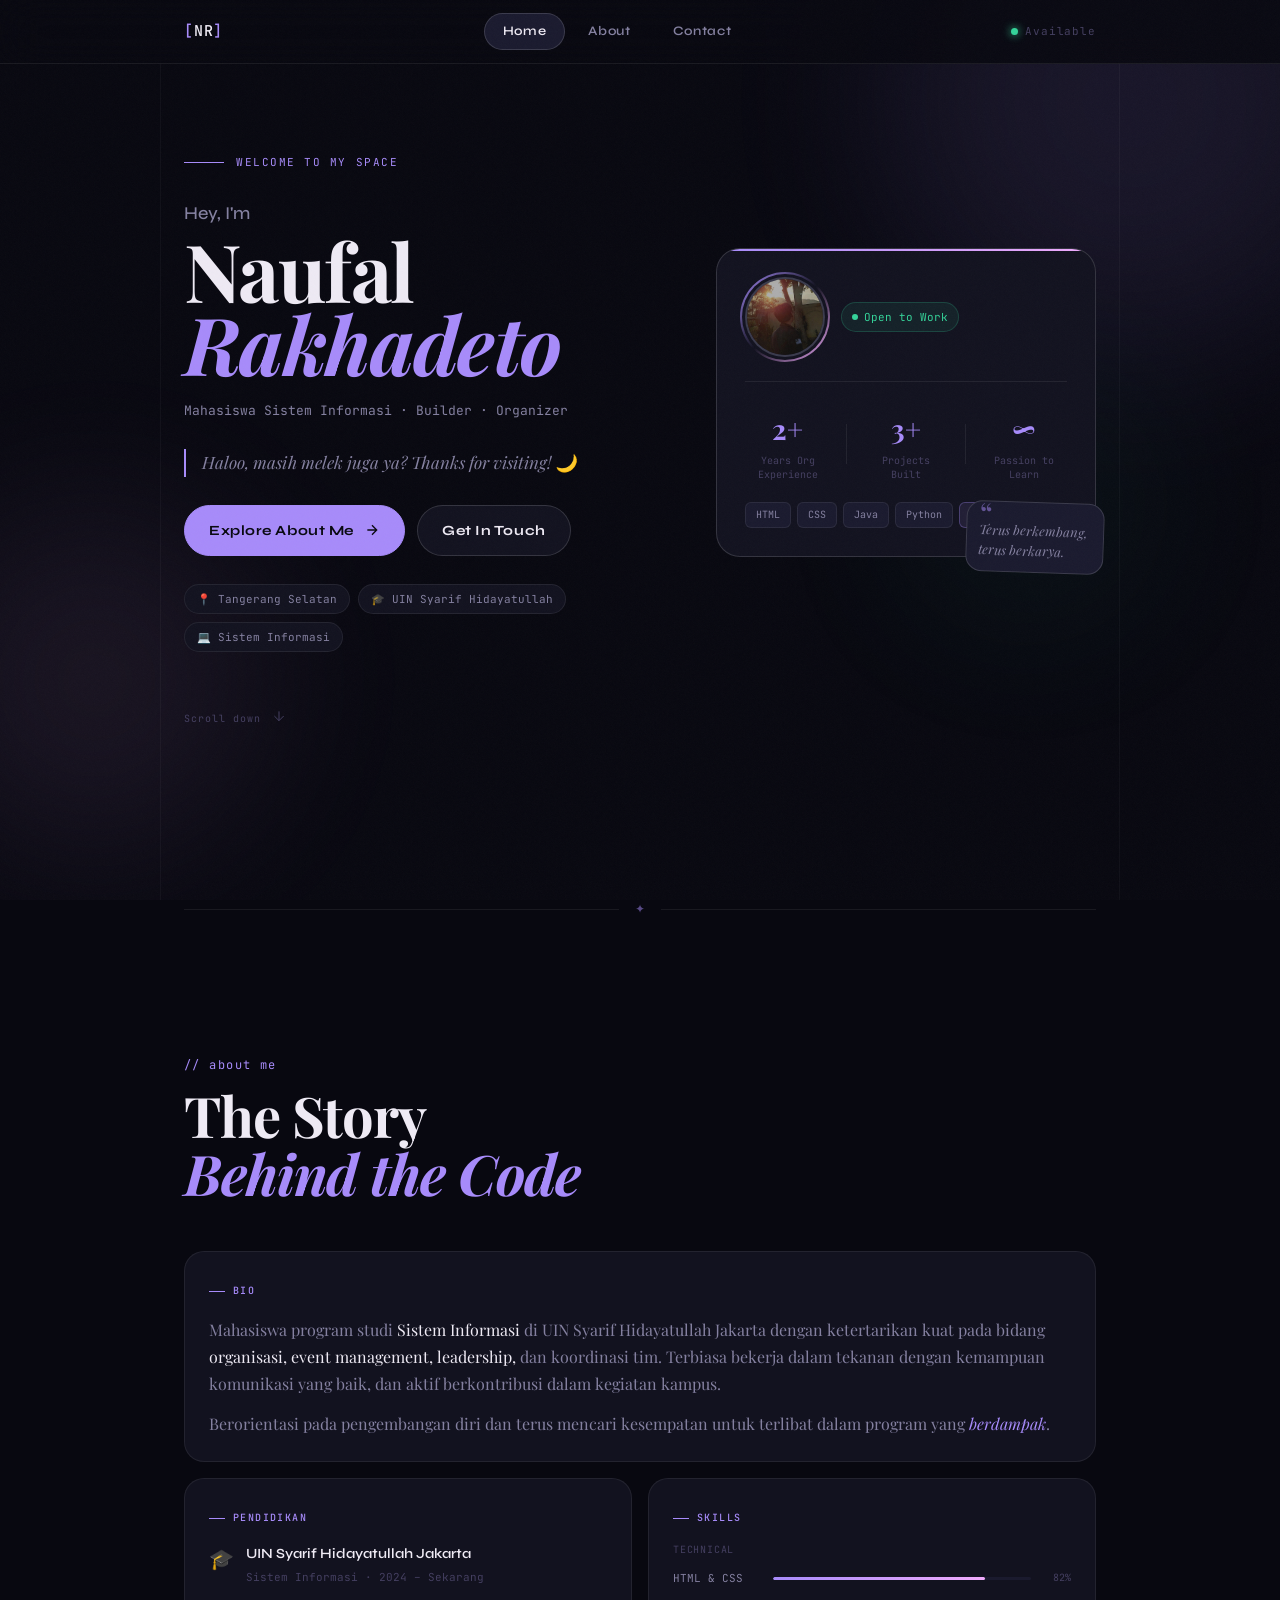
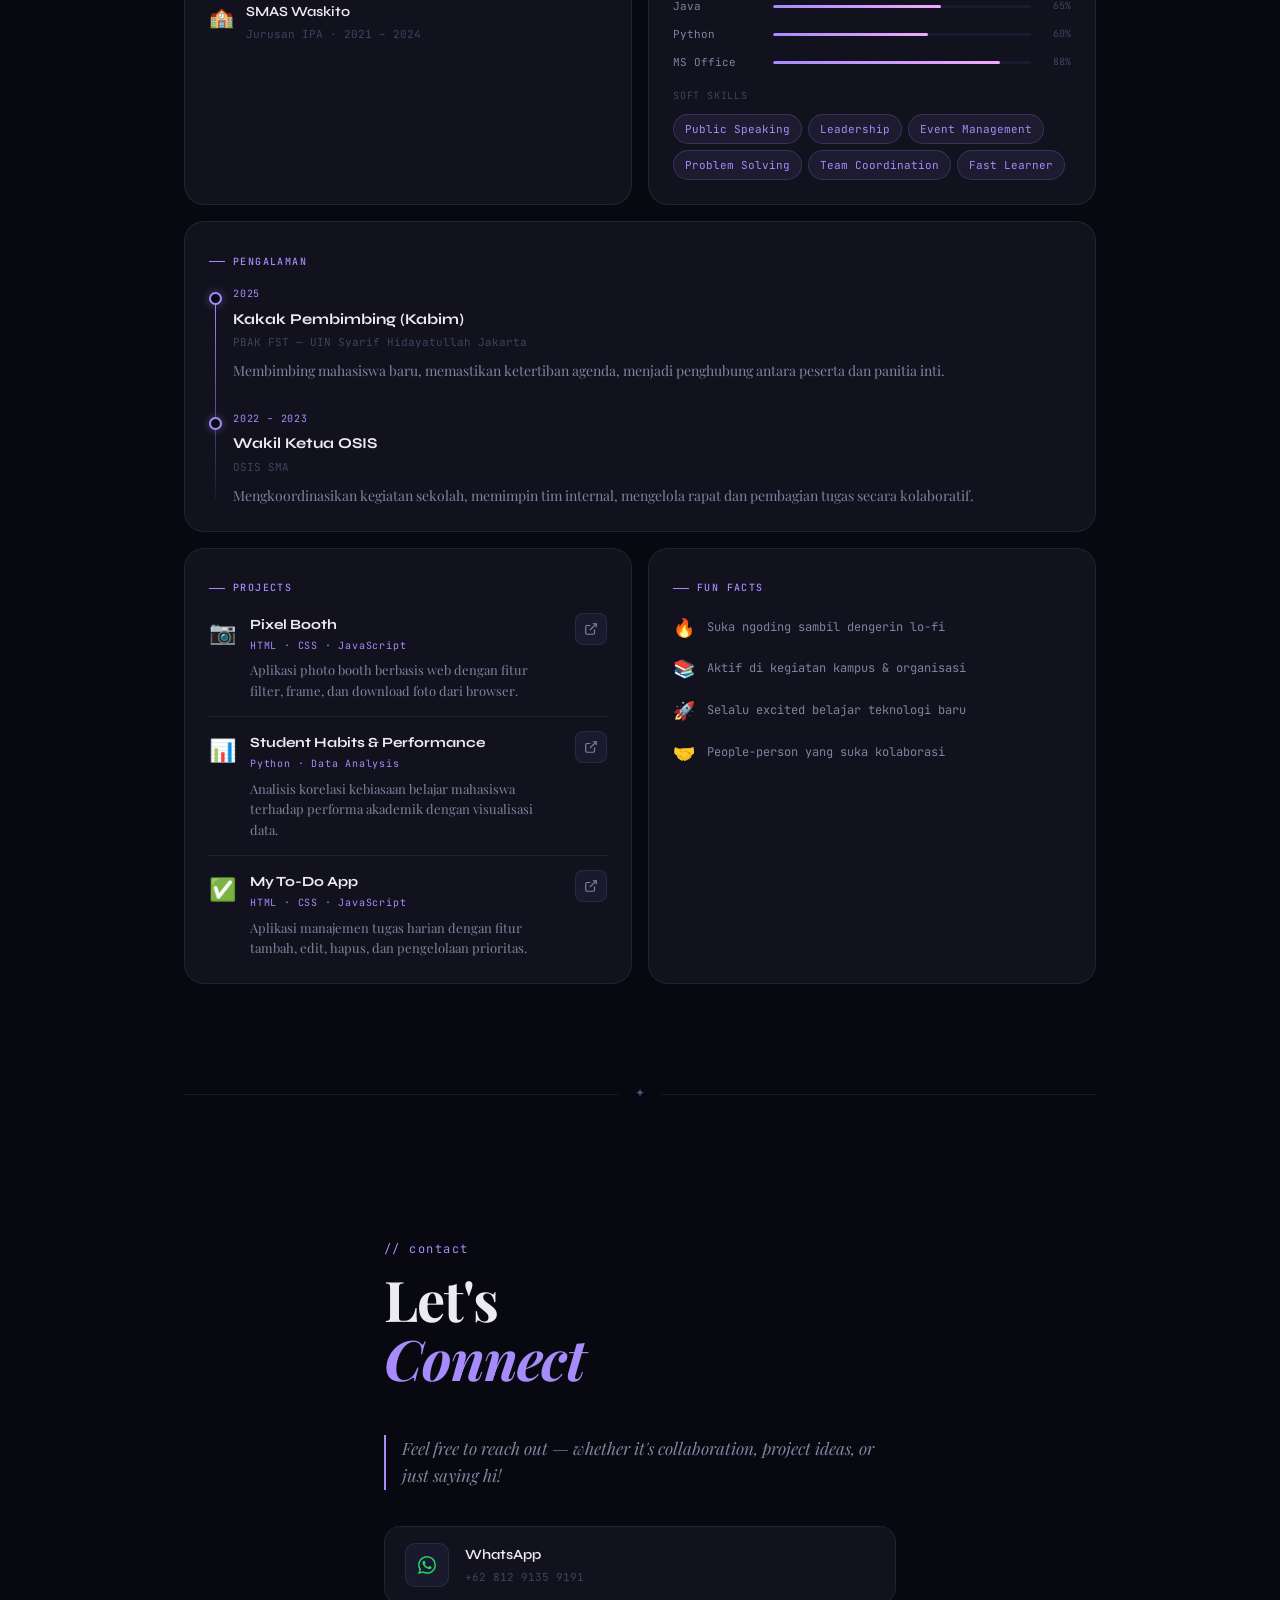
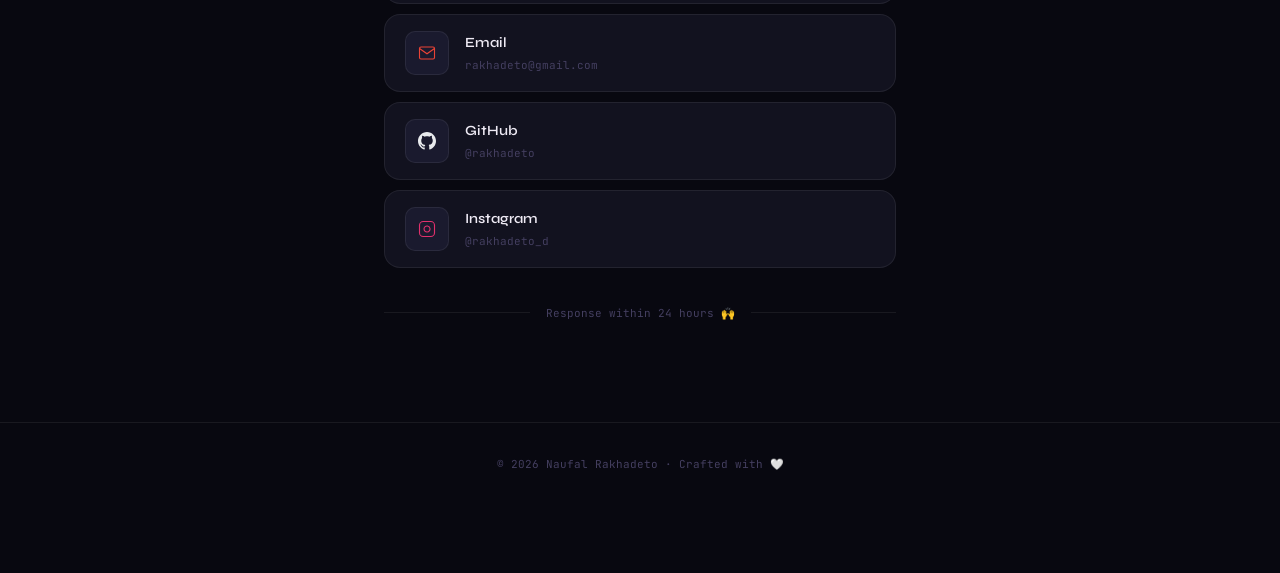
<file: index.html>
<!DOCTYPE html>
<html lang="id">
<head>
  <meta charset="UTF-8"/>
  <meta name="viewport" content="width=device-width, initial-scale=1.0"/>
  <title>Naufal Rakhadeto</title>
  <link rel="preconnect" href="https://fonts.googleapis.com">
  <link rel="preconnect" href="https://fonts.gstatic.com" crossorigin>
  <link href="https://fonts.googleapis.com/css2?family=Playfair+Display:ital,wght@0,400;0,700;1,400;1,700&family=Syne:wght@400;500;600;700;800&family=JetBrains+Mono:wght@300;400;500&display=swap" rel="stylesheet">
  <link rel="stylesheet" href="style.css">
</head>
<body>

  <div class="noise"></div>
  <div class="ambient">
    <div class="blob blob-1"></div>
    <div class="blob blob-2"></div>
    <div class="blob blob-3"></div>
  </div>
  <div class="grid-lines">
    <div class="vline vl-1"></div>
    <div class="vline vl-2"></div>
  </div>

  <!-- NAV -->
  <nav class="navbar">
    <div class="nav-inner">
      <div class="nav-logo"><span class="logo-bracket">[</span>NR<span class="logo-bracket">]</span></div>
      <div class="nav-tabs">
        <button class="tab-btn active" data-target="home">Home</button>
        <button class="tab-btn" data-target="about">About</button>
        <button class="tab-btn" data-target="contact">Contact</button>
      </div>
      <div class="nav-indicator">
        <span class="ind-dot"></span>
        <span class="ind-text" id="nav-status">Available</span>
      </div>
    </div>
  </nav>

  <!-- ===== HOME ===== -->
  <section class="section" id="home">
    <div class="home-layout">

      <div class="home-left">
        <div class="home-eyebrow reveal">
          <span class="eyebrow-line"></span>
          <span class="eyebrow-text">Welcome to my space</span>
        </div>
        <h1 class="home-headline reveal">
          <span class="hl-top">Hey, I'm</span>
          <span class="hl-name">Naufal<br><em>Rakhadeto</em></span>
        </h1>
        <p class="home-sub reveal">Mahasiswa Sistem Informasi &middot; Builder &middot; Organizer</p>
        <p class="home-greeting reveal" id="dynamic-greeting"></p>
        <div class="home-cta reveal">
          <button class="cta-primary" data-target="about">
            <span>Explore About Me</span>
            <svg width="16" height="16" viewBox="0 0 24 24" fill="none" stroke="currentColor" stroke-width="2"><path d="M5 12h14M12 5l7 7-7 7"/></svg>
          </button>
          <button class="cta-secondary" data-target="contact">
            <span>Get In Touch</span>
          </button>
        </div>
        <div class="home-chips reveal">
          <span class="chip">&#128205; Tangerang Selatan</span>
          <span class="chip">&#127891; UIN Syarif Hidayatullah</span>
          <span class="chip">&#128187; Sistem Informasi</span>
        </div>
      </div>

      <div class="home-right reveal">
        <div class="hero-card">
          <div class="hc-top">
            <div class="hc-photo-wrap">
              <div class="hc-ring"></div>
              <div class="hc-photo">
                <img src="foto-naufal.jpeg" alt="Naufal Rakhadeto" onerror="this.style.display='none';this.parentElement.querySelector('.hc-fallback').style.display='flex'">
                <div class="hc-fallback">NR</div>
              </div>
            </div>
            <div class="hc-badge">
              <span class="hc-badge-dot"></span>Open to Work
            </div>
          </div>
          <div class="hc-stats">
            <div class="stat-item">
              <span class="stat-num">2+</span>
              <span class="stat-label">Years Org<br>Experience</span>
            </div>
            <div class="stat-divider"></div>
            <div class="stat-item">
              <span class="stat-num">3+</span>
              <span class="stat-label">Projects<br>Built</span>
            </div>
            <div class="stat-divider"></div>
            <div class="stat-item">
              <span class="stat-num">&#8734;</span>
              <span class="stat-label">Passion to<br>Learn</span>
            </div>
          </div>
          <div class="hc-tags">
            <span class="sp-tag">HTML</span>
            <span class="sp-tag">CSS</span>
            <span class="sp-tag">Java</span>
            <span class="sp-tag">Python</span>
            <span class="sp-tag accent-tag">+ more</span>
          </div>
        </div>
        <div class="float-quote">
          <span class="fq-mark">&ldquo;</span>
          <p>Terus berkembang,<br>terus berkarya.</p>
        </div>
      </div>

    </div>
    <div class="scroll-hint reveal">
      <span class="sh-text">Scroll down</span>
      <div class="sh-arrow">
        <svg width="16" height="16" viewBox="0 0 24 24" fill="none" stroke="currentColor" stroke-width="1.5"><path d="M12 5v14M5 12l7 7 7-7"/></svg>
      </div>
    </div>
  </section>

  <div class="sec-divider"><span class="sd-line"></span><span class="sd-dot">&#10022;</span><span class="sd-line"></span></div>

  <!-- ===== ABOUT ===== -->
  <section class="section" id="about">
    <div class="page-wrap">
      <div class="sec-header reveal">
        <p class="sec-label">// about me</p>
        <h2 class="sec-title">The Story<br><em>Behind the Code</em></h2>
      </div>

      <div class="about-grid">

        <div class="acard span2 reveal">
          <div class="acard-label">Bio</div>
          <p class="bio-text">Mahasiswa program studi <strong>Sistem Informasi</strong> di UIN Syarif Hidayatullah Jakarta dengan ketertarikan kuat pada bidang <strong>organisasi, event management, leadership,</strong> dan koordinasi tim. Terbiasa bekerja dalam tekanan dengan kemampuan komunikasi yang baik, dan aktif berkontribusi dalam kegiatan kampus.</p>
          <p class="bio-text" style="margin-top:12px">Berorientasi pada pengembangan diri dan terus mencari kesempatan untuk terlibat dalam program yang <em>berdampak</em>.</p>
        </div>

        <div class="acard reveal">
          <div class="acard-label">Pendidikan</div>
          <div class="edu-row">
            <span class="edu-ico">&#127891;</span>
            <div>
              <span class="edu-name">UIN Syarif Hidayatullah Jakarta</span>
              <span class="edu-sub">Sistem Informasi &middot; 2024 &ndash; Sekarang</span>
            </div>
          </div>
          <div class="edu-row">
            <span class="edu-ico">&#127979;</span>
            <div>
              <span class="edu-name">SMAS Waskito</span>
              <span class="edu-sub">Jurusan IPA &middot; 2021 &ndash; 2024</span>
            </div>
          </div>
        </div>

        <div class="acard reveal">
          <div class="acard-label">Skills</div>
          <span class="skill-group-label">Technical</span>
          <div class="skill-bars">
            <div class="skill-row"><span class="skill-name">HTML &amp; CSS</span><div class="skill-track"><div class="skill-fill" data-pct="82"></div></div><span class="skill-pct">82%</span></div>
            <div class="skill-row"><span class="skill-name">Java</span><div class="skill-track"><div class="skill-fill" data-pct="65"></div></div><span class="skill-pct">65%</span></div>
            <div class="skill-row"><span class="skill-name">Python</span><div class="skill-track"><div class="skill-fill" data-pct="60"></div></div><span class="skill-pct">60%</span></div>
            <div class="skill-row"><span class="skill-name">MS Office</span><div class="skill-track"><div class="skill-fill" data-pct="88"></div></div><span class="skill-pct">88%</span></div>
          </div>
          <span class="skill-group-label" style="margin-top:16px">Soft Skills</span>
          <div class="soft-tags">
            <span class="soft-tag">Public Speaking</span>
            <span class="soft-tag">Leadership</span>
            <span class="soft-tag">Event Management</span>
            <span class="soft-tag">Problem Solving</span>
            <span class="soft-tag">Team Coordination</span>
            <span class="soft-tag">Fast Learner</span>
          </div>
        </div>

        <div class="acard span2 reveal">
          <div class="acard-label">Pengalaman</div>
          <div class="timeline">
            <div class="tl-item">
              <div class="tl-dot"></div>
              <div class="tl-body">
                <span class="tl-date">2025</span>
                <span class="tl-role">Kakak Pembimbing (Kabim)</span>
                <span class="tl-org">PBAK FST &mdash; UIN Syarif Hidayatullah Jakarta</span>
                <p class="tl-desc">Membimbing mahasiswa baru, memastikan ketertiban agenda, menjadi penghubung antara peserta dan panitia inti.</p>
              </div>
            </div>
            <div class="tl-item">
              <div class="tl-dot"></div>
              <div class="tl-body">
                <span class="tl-date">2022 &ndash; 2023</span>
                <span class="tl-role">Wakil Ketua OSIS</span>
                <span class="tl-org">OSIS SMA</span>
                <p class="tl-desc">Mengkoordinasikan kegiatan sekolah, memimpin tim internal, mengelola rapat dan pembagian tugas secara kolaboratif.</p>
              </div>
            </div>
          </div>
        </div>

        <div class="acard reveal">
          <div class="acard-label">Projects</div>
          <div class="proj-list">
            <div class="proj-row">
              <span class="proj-ico">&#128247;</span>
              <div class="proj-body">
                <span class="proj-name">Pixel Booth</span>
                <span class="proj-tech">HTML &middot; CSS &middot; JavaScript</span>
                <p class="proj-desc">Aplikasi photo booth berbasis web dengan fitur filter, frame, dan download foto dari browser.</p>
              </div>
              <a href="https://github.com/rakhadeto" target="_blank" class="proj-link">
                <svg width="14" height="14" viewBox="0 0 24 24" fill="none" stroke="currentColor" stroke-width="2"><path d="M18 13v6a2 2 0 01-2 2H5a2 2 0 01-2-2V8a2 2 0 012-2h6"/><polyline points="15 3 21 3 21 9"/><line x1="10" y1="14" x2="21" y2="3"/></svg>
              </a>
            </div>
            <div class="proj-row">
              <span class="proj-ico">&#128202;</span>
              <div class="proj-body">
                <span class="proj-name">Student Habits &amp; Performance</span>
                <span class="proj-tech">Python &middot; Data Analysis</span>
                <p class="proj-desc">Analisis korelasi kebiasaan belajar mahasiswa terhadap performa akademik dengan visualisasi data.</p>
              </div>
              <a href="https://github.com/rakhadeto" target="_blank" class="proj-link">
                <svg width="14" height="14" viewBox="0 0 24 24" fill="none" stroke="currentColor" stroke-width="2"><path d="M18 13v6a2 2 0 01-2 2H5a2 2 0 01-2-2V8a2 2 0 012-2h6"/><polyline points="15 3 21 3 21 9"/><line x1="10" y1="14" x2="21" y2="3"/></svg>
              </a>
            </div>
            <div class="proj-row">
              <span class="proj-ico">&#9989;</span>
              <div class="proj-body">
                <span class="proj-name">My To-Do App</span>
                <span class="proj-tech">HTML &middot; CSS &middot; JavaScript</span>
                <p class="proj-desc">Aplikasi manajemen tugas harian dengan fitur tambah, edit, hapus, dan pengelolaan prioritas.</p>
              </div>
              <a href="https://github.com/rakhadeto" target="_blank" class="proj-link">
                <svg width="14" height="14" viewBox="0 0 24 24" fill="none" stroke="currentColor" stroke-width="2"><path d="M18 13v6a2 2 0 01-2 2H5a2 2 0 01-2-2V8a2 2 0 012-2h6"/><polyline points="15 3 21 3 21 9"/><line x1="10" y1="14" x2="21" y2="3"/></svg>
              </a>
            </div>
          </div>
        </div>

        <div class="acard reveal">
          <div class="acard-label">Fun Facts</div>
          <div class="fun-list">
            <div class="fun-row"><span>&#128293;</span><span>Suka ngoding sambil dengerin lo-fi</span></div>
            <div class="fun-row"><span>&#128218;</span><span>Aktif di kegiatan kampus &amp; organisasi</span></div>
            <div class="fun-row"><span>&#128640;</span><span>Selalu excited belajar teknologi baru</span></div>
            <div class="fun-row"><span>&#129309;</span><span>People-person yang suka kolaborasi</span></div>
          </div>
        </div>

      </div>
    </div>
  </section>

  <div class="sec-divider"><span class="sd-line"></span><span class="sd-dot">&#10022;</span><span class="sd-line"></span></div>

  <!-- ===== CONTACT ===== -->
  <section class="section" id="contact">
    <div class="page-wrap contact-wrap">
      <div class="sec-header reveal">
        <p class="sec-label">// contact</p>
        <h2 class="sec-title">Let's<br><em>Connect</em></h2>
      </div>
      <p class="contact-intro reveal">Feel free to reach out &mdash; whether it's collaboration, project ideas, or just saying hi!</p>

      <div class="links-grid">
        <a href="https://wa.me/6281291359191" target="_blank" rel="noopener" class="link-card reveal" data-platform="whatsapp">
          <div class="link-icon">
            <svg viewBox="0 0 24 24" fill="currentColor"><path d="M17.472 14.382c-.297-.149-1.758-.867-2.03-.967-.273-.099-.471-.148-.67.15-.197.297-.767.966-.94 1.164-.173.199-.347.223-.644.075-.297-.15-1.255-.463-2.39-1.475-.883-.788-1.48-1.761-1.653-2.059-.173-.297-.018-.458.13-.606.134-.133.298-.347.446-.52.149-.174.198-.298.298-.497.099-.198.05-.371-.025-.52-.075-.149-.669-1.612-.916-2.207-.242-.579-.487-.5-.669-.51-.173-.008-.371-.01-.57-.01-.198 0-.52.074-.792.372-.272.297-1.04 1.016-1.04 2.479 0 1.462 1.065 2.875 1.213 3.074.149.198 2.096 3.2 5.077 4.487.709.306 1.262.489 1.694.625.712.227 1.36.195 1.871.118.571-.085 1.758-.719 2.006-1.413.248-.694.248-1.289.173-1.413-.074-.124-.272-.198-.57-.347m-5.421 7.403h-.004a9.87 9.87 0 01-5.031-1.378l-.361-.214-3.741.982.998-3.648-.235-.374a9.86 9.86 0 01-1.51-5.26c.001-5.45 4.436-9.884 9.888-9.884 2.64 0 5.122 1.03 6.988 2.898a9.825 9.825 0 012.893 6.994c-.003 5.45-4.437 9.884-9.885 9.884m8.413-18.297A11.815 11.815 0 0012.05 0C5.495 0 .16 5.335.157 11.892c0 2.096.547 4.142 1.588 5.945L.057 24l6.305-1.654a11.882 11.882 0 005.683 1.448h.005c6.554 0 11.89-5.335 11.893-11.893a11.821 11.821 0 00-3.48-8.413z"/></svg>
          </div>
          <div class="link-info">
            <span class="link-name">WhatsApp</span>
            <span class="link-sub">+62 812 9135 9191</span>
          </div>
          <div class="link-arrow">
            <svg width="16" height="16" viewBox="0 0 24 24" fill="none" stroke="currentColor" stroke-width="1.5"><path d="M5 12h14M12 5l7 7-7 7"/></svg>
          </div>
        </a>

        <a href="mailto:rakhadeto@gmail.com" rel="noopener" class="link-card reveal" data-platform="email">
          <div class="link-icon">
            <svg viewBox="0 0 24 24" fill="none" stroke="currentColor" stroke-width="1.5"><path d="M4 4h16c1.1 0 2 .9 2 2v12c0 1.1-.9 2-2 2H4c-1.1 0-2-.9-2-2V6c0-1.1.9-2 2-2z"/><polyline points="22,6 12,13 2,6"/></svg>
          </div>
          <div class="link-info">
            <span class="link-name">Email</span>
            <span class="link-sub">rakhadeto@gmail.com</span>
          </div>
          <div class="link-arrow">
            <svg width="16" height="16" viewBox="0 0 24 24" fill="none" stroke="currentColor" stroke-width="1.5"><path d="M5 12h14M12 5l7 7-7 7"/></svg>
          </div>
        </a>

        <a href="https://github.com/rakhadeto" target="_blank" rel="noopener" class="link-card reveal" data-platform="github">
          <div class="link-icon">
            <svg viewBox="0 0 24 24" fill="currentColor"><path d="M12 0c-6.626 0-12 5.373-12 12 0 5.302 3.438 9.8 8.207 11.387.599.111.793-.261.793-.577v-2.234c-3.338.726-4.033-1.416-4.033-1.416-.546-1.387-1.333-1.756-1.333-1.756-1.089-.745.083-.729.083-.729 1.205.084 1.839 1.237 1.839 1.237 1.07 1.834 2.807 1.304 3.492.997.107-.775.418-1.305.762-1.604-2.665-.305-5.467-1.334-5.467-5.931 0-1.311.469-2.381 1.236-3.221-.124-.303-.535-1.524.117-3.176 0 0 1.008-.322 3.301 1.23.957-.266 1.983-.399 3.003-.404 1.02.005 2.047.138 3.006.404 2.291-1.552 3.297-1.23 3.297-1.23.653 1.653.242 2.874.118 3.176.77.84 1.235 1.911 1.235 3.221 0 4.609-2.807 5.624-5.479 5.921.43.372.823 1.102.823 2.222v3.293c0 .319.192.694.801.576 4.765-1.589 8.199-6.086 8.199-11.386 0-6.627-5.373-12-12-12z"/></svg>
          </div>
          <div class="link-info">
            <span class="link-name">GitHub</span>
            <span class="link-sub">@rakhadeto</span>
          </div>
          <div class="link-arrow">
            <svg width="16" height="16" viewBox="0 0 24 24" fill="none" stroke="currentColor" stroke-width="1.5"><path d="M5 12h14M12 5l7 7-7 7"/></svg>
          </div>
        </a>

        <a href="https://instagram.com/rakhadeto_d" target="_blank" rel="noopener" class="link-card reveal" data-platform="instagram">
          <div class="link-icon">
            <svg viewBox="0 0 24 24" fill="none" stroke="currentColor" stroke-width="1.5"><rect x="2" y="2" width="20" height="20" rx="5" ry="5"/><path d="M16 11.37A4 4 0 1 1 12.63 8 4 4 0 0 1 16 11.37z"/><line x1="17.5" y1="6.5" x2="17.51" y2="6.5"/></svg>
          </div>
          <div class="link-info">
            <span class="link-name">Instagram</span>
            <span class="link-sub">@rakhadeto_d</span>
          </div>
          <div class="link-arrow">
            <svg width="16" height="16" viewBox="0 0 24 24" fill="none" stroke="currentColor" stroke-width="1.5"><path d="M5 12h14M12 5l7 7-7 7"/></svg>
          </div>
        </a>
      </div>

      <div class="contact-note reveal">
        <span class="cn-line"></span>
        <span class="cn-text">Response within 24 hours &#128588;</span>
        <span class="cn-line"></span>
      </div>
    </div>
  </section>

  <!-- BOTTOM NAV mobile -->
  <div class="bottom-nav">
    <button class="bn-btn active" data-target="home">
      <svg width="20" height="20" viewBox="0 0 24 24" fill="none" stroke="currentColor" stroke-width="1.8"><path d="M3 9l9-7 9 7v11a2 2 0 01-2 2H5a2 2 0 01-2-2z"/><polyline points="9 22 9 12 15 12 15 22"/></svg>
      <span>Home</span>
    </button>
    <button class="bn-btn" data-target="about">
      <svg width="20" height="20" viewBox="0 0 24 24" fill="none" stroke="currentColor" stroke-width="1.8"><circle cx="12" cy="8" r="4"/><path d="M4 20c0-4 3.6-7 8-7s8 3 8 7"/></svg>
      <span>About</span>
    </button>
    <button class="bn-btn" data-target="contact">
      <svg width="20" height="20" viewBox="0 0 24 24" fill="none" stroke="currentColor" stroke-width="1.8"><path d="M22 16.92v3a2 2 0 01-2.18 2 19.79 19.79 0 01-8.63-3.07A19.5 19.5 0 013.07 10.8 19.79 19.79 0 01.01 2.18 2 2 0 012 0h3a2 2 0 012 1.72c.127.96.361 1.903.7 2.81a2 2 0 01-.45 2.11L6.09 7.91a16 16 0 006 6l1.27-1.27a2 2 0 012.11-.45c.907.339 1.85.573 2.81.7A2 2 0 0122 14.92z"/></svg>
      <span>Contact</span>
    </button>
  </div>

  <footer class="site-footer">
    <p>&#169; <span id="year"></span> Naufal Rakhadeto &middot; Crafted with &#x1F90D;</p>
  </footer>

  <script src="script.js"></script>
</body>
</html>
</file>
<file: style.css>
/* =============================================
   NAUFAL RAKHADETO — style.css
   ============================================= */
:root {
  --bg: #080810;
  --bg2: #0e0e1a;
  --surface: #12121f;
  --surface2: #1a1a2e;
  --border: rgba(255,255,255,0.07);
  --border2: rgba(255,255,255,0.14);
  --text-1: #eeeaf4;
  --text-2: #8480a0;
  --text-3: #443f60;
  --accent: #a78bfa;
  --accent2: #f0abfc;
  --accent3: #34d399;
  --wa: #25d366;
  --em: #ea4335;
  --gh: #e8eaed;
  --ig: #e1306c;
  --fd: 'Playfair Display', serif;
  --fs: 'Syne', sans-serif;
  --fm: 'JetBrains Mono', monospace;
  --nav-h: 64px;
  --bnav-h: 68px;
  --max-w: 960px;
  --ease: cubic-bezier(0.25, 0.46, 0.45, 0.94);
}

*, *::before, *::after { box-sizing: border-box; margin: 0; padding: 0; }
html { scroll-behavior: smooth; }
body {
  background: var(--bg);
  color: var(--text-1);
  font-family: var(--fm);
  font-size: 14px;
  line-height: 1.65;
  min-height: 100vh;
  overflow-x: hidden;
  -webkit-font-smoothing: antialiased;
  padding-bottom: var(--bnav-h);
}
a { text-decoration: none; color: inherit; }
button { border: none; background: none; cursor: pointer; color: inherit; font: inherit; }

/* noise */
.noise {
  position: fixed; inset: 0; z-index: 200; pointer-events: none; opacity: 0.03;
  background-image: url("data:image/svg+xml,%3Csvg viewBox='0 0 256 256' xmlns='http://www.w3.org/2000/svg'%3E%3Cfilter id='n'%3E%3CfeTurbulence type='fractalNoise' baseFrequency='0.9' numOctaves='4' stitchTiles='stitch'/%3E%3C/filter%3E%3Crect width='100%25' height='100%25' filter='url(%23n)'/%3E%3C/svg%3E");
  background-size: 128px;
}

/* blobs */
.ambient { position: fixed; inset: 0; pointer-events: none; overflow: hidden; z-index: 0; }
.blob { position: absolute; border-radius: 50%; filter: blur(90px); }
.blob-1 { width: 500px; height: 500px; background: var(--accent); opacity: .10; top: -150px; right: -100px; animation: bd1 14s ease-in-out infinite alternate; }
.blob-2 { width: 350px; height: 350px; background: var(--accent2); opacity: .08; bottom: 5%; left: -80px; animation: bd2 18s ease-in-out infinite alternate; }
.blob-3 { width: 250px; height: 250px; background: var(--accent3); opacity: .06; bottom: 30%; right: 10%; animation: bd1 22s ease-in-out infinite alternate-reverse; }
@keyframes bd1 { from { transform: translate(0,0) scale(1); } to { transform: translate(40px,30px) scale(1.1); } }
@keyframes bd2 { from { transform: translate(0,0) scale(1); } to { transform: translate(-30px,40px) scale(1.08); } }

/* grid lines */
.grid-lines { position: fixed; inset: 0; pointer-events: none; z-index: 0; }
.vline { position: absolute; top: 0; bottom: 0; width: 1px; background: var(--border); opacity: .5; }
.vl-1 { left: calc(50% - 480px); } .vl-2 { right: calc(50% - 480px); }

/* ── NAV ── */
.navbar {
  position: fixed; top: 0; left: 0; right: 0; z-index: 100;
  height: var(--nav-h);
  background: rgba(8,8,16,.88);
  backdrop-filter: blur(20px); -webkit-backdrop-filter: blur(20px);
  border-bottom: 1px solid var(--border);
}
.nav-inner {
  max-width: var(--max-w); margin: 0 auto; height: 100%;
  padding: 0 24px; display: flex; align-items: center; justify-content: space-between;
}
.nav-logo { font-family: var(--fm); font-size: 15px; font-weight: 500; letter-spacing: .05em; }
.logo-bracket { color: var(--accent); }
.nav-tabs { display: flex; gap: 4px; }
.tab-btn {
  font-family: var(--fs); font-size: 13px; font-weight: 600; letter-spacing: .05em;
  padding: 7px 18px; border-radius: 40px; color: var(--text-2);
  transition: all .3s var(--ease); border: 1px solid transparent; cursor: pointer;
}
.tab-btn:hover { color: var(--text-1); }
.tab-btn.active { background: var(--surface2); color: var(--text-1); border-color: var(--border2); }
.nav-indicator { display: flex; align-items: center; gap: 7px; }
.ind-dot {
  width: 7px; height: 7px; border-radius: 50%;
  background: var(--accent3); box-shadow: 0 0 8px var(--accent3);
  animation: pdot 2.2s ease-in-out infinite;
}
@keyframes pdot { 0%,100% { box-shadow: 0 0 6px var(--accent3); } 50% { box-shadow: 0 0 16px var(--accent3); } }
.ind-text { font-family: var(--fm); font-size: 11px; color: var(--text-3); letter-spacing: .08em; }

/* ── SECTIONS ── */
.section { position: relative; z-index: 1; padding-top: var(--nav-h); }

/* ── SCROLL REVEAL ── */
.reveal {
  opacity: 0;
  transform: translateY(28px);
  transition: opacity .7s var(--ease), transform .7s var(--ease);
}
.reveal.visible { opacity: 1; transform: translateY(0); }

/* stagger cards in about grid */
.about-grid > .reveal:nth-child(1) { transition-delay: .05s; }
.about-grid > .reveal:nth-child(2) { transition-delay: .13s; }
.about-grid > .reveal:nth-child(3) { transition-delay: .21s; }
.about-grid > .reveal:nth-child(4) { transition-delay: .29s; }
.about-grid > .reveal:nth-child(5) { transition-delay: .37s; }
.about-grid > .reveal:nth-child(6) { transition-delay: .45s; }
.links-grid > .reveal:nth-child(1) { transition-delay: .05s; }
.links-grid > .reveal:nth-child(2) { transition-delay: .13s; }
.links-grid > .reveal:nth-child(3) { transition-delay: .21s; }
.links-grid > .reveal:nth-child(4) { transition-delay: .29s; }

/* ── SEC DIVIDER ── */
.sec-divider {
  display: flex; align-items: center; gap: 16px;
  max-width: var(--max-w); margin: 0 auto; padding: 0 24px;
  position: relative; z-index: 1;
}
.sd-line { flex: 1; height: 1px; background: var(--border); }
.sd-dot { color: var(--accent); font-size: 12px; opacity: .5; }

/* ── HOME ── */
#home {
  min-height: 100vh;
  max-width: var(--max-w); margin: 0 auto;
  padding: 64px 24px 80px;
  display: flex; flex-direction: column; justify-content: center;
}
.home-layout { display: grid; grid-template-columns: 1fr 380px; gap: 60px; align-items: center; }
.home-left { display: flex; flex-direction: column; gap: 28px; }
.home-eyebrow { display: flex; align-items: center; gap: 12px; }
.eyebrow-line { height: 1px; width: 40px; background: var(--accent); display: block; }
.eyebrow-text { font-family: var(--fm); font-size: 11px; color: var(--accent); letter-spacing: .14em; text-transform: uppercase; }
.home-headline { display: flex; flex-direction: column; gap: 4px; }
.hl-top { font-family: var(--fs); font-size: 18px; font-weight: 500; color: var(--text-2); }
.hl-name { font-family: var(--fd); font-size: clamp(52px,7vw,80px); font-weight: 700; line-height: .92; letter-spacing: -.02em; color: var(--text-1); }
.hl-name em { font-style: italic; color: var(--accent); }
.home-sub { font-family: var(--fm); font-size: 13px; color: var(--text-2); margin-top: -8px; }
.home-greeting { font-family: var(--fd); font-size: 17px; font-style: italic; color: var(--text-2); line-height: 1.6; border-left: 2px solid var(--accent); padding-left: 16px; min-height: 24px; }
.home-cta { display: flex; gap: 12px; flex-wrap: wrap; }
.cta-primary {
  display: inline-flex; align-items: center; gap: 10px;
  font-family: var(--fs); font-size: 14px; font-weight: 700; letter-spacing: .04em;
  padding: 13px 24px; background: var(--accent); color: #080810;
  border-radius: 40px; border: 1px solid var(--accent);
  transition: all .3s var(--ease); cursor: pointer;
}
.cta-primary:hover { background: var(--accent2); border-color: var(--accent2); transform: translateY(-2px); box-shadow: 0 8px 24px rgba(167,139,250,.35); }
.cta-primary svg { transition: transform .3s; }
.cta-primary:hover svg { transform: translateX(4px); }
.cta-secondary {
  display: inline-flex; align-items: center;
  font-family: var(--fs); font-size: 14px; font-weight: 700; letter-spacing: .04em;
  padding: 13px 24px; border-radius: 40px;
  border: 1px solid var(--border2); color: var(--text-1); background: var(--surface);
  transition: all .3s var(--ease); cursor: pointer;
}
.cta-secondary:hover { border-color: var(--accent); color: var(--accent); transform: translateY(-2px); }
.home-chips { display: flex; gap: 8px; flex-wrap: wrap; }
.chip { font-family: var(--fm); font-size: 11px; padding: 5px 12px; border-radius: 20px; background: var(--surface); border: 1px solid var(--border); color: var(--text-2); }
.scroll-hint { display: flex; align-items: center; gap: 10px; margin-top: 56px; }
.sh-text { font-family: var(--fm); font-size: 10px; color: var(--text-3); letter-spacing: .1em; }
.sh-arrow { color: var(--text-3); animation: bounce 1.8s ease-in-out infinite; }
@keyframes bounce { 0%,100% { transform: translateY(0); } 50% { transform: translateY(6px); } }

/* HERO CARD */
.home-right { position: relative; }
.hero-card {
  background: var(--surface); border: 1px solid var(--border2);
  border-radius: 24px; padding: 28px; position: relative; overflow: hidden;
}
.hero-card::before { content: ''; position: absolute; top: 0; left: 0; right: 0; height: 2px; background: linear-gradient(90deg, var(--accent), var(--accent2)); }

/* photo wrap */
.hc-top { display: flex; align-items: center; gap: 16px; padding-bottom: 24px; border-bottom: 1px solid var(--border); margin-bottom: 24px; }
.hc-photo-wrap { position: relative; width: 80px; height: 80px; flex-shrink: 0; }
.hc-ring {
  position: absolute; inset: -5px; border-radius: 50%;
  border: 2px solid transparent;
  background: linear-gradient(var(--surface), var(--surface)) padding-box,
              linear-gradient(135deg, var(--accent), transparent 50%, var(--accent2)) border-box;
  animation: spin 8s linear infinite;
}
@keyframes spin { to { transform: rotate(360deg); } }
.hc-photo {
  width: 80px; height: 80px; border-radius: 50%; overflow: hidden;
  border: 2px solid var(--border2);
  background: var(--surface2);
  position: relative;
}
.hc-photo img {
  width: 100%; height: 100%;
  object-fit: cover;
  object-position: center 15%;
  display: block;
}
.hc-fallback {
  display: none; width: 100%; height: 100%;
  align-items: center; justify-content: center;
  font-family: var(--fd); font-size: 24px; font-weight: 700; color: var(--accent);
}
.hc-badge {
  display: inline-flex; align-items: center; gap: 6px;
  font-family: var(--fm); font-size: 11px; color: var(--accent3);
  background: rgba(52,211,153,.08); border: 1px solid rgba(52,211,153,.2);
  padding: 5px 10px; border-radius: 20px;
}
.hc-badge-dot { width: 6px; height: 6px; border-radius: 50%; background: var(--accent3); animation: pdot 2s infinite; }
.hc-stats { display: flex; align-items: center; gap: 16px; margin-bottom: 20px; }
.stat-item { flex: 1; text-align: center; }
.stat-num { display: block; font-family: var(--fd); font-size: 28px; font-weight: 700; color: var(--accent); }
.stat-label { display: block; font-family: var(--fm); font-size: 10px; color: var(--text-3); margin-top: 2px; line-height: 1.4; }
.stat-divider { width: 1px; height: 40px; background: var(--border); }
.hc-tags { display: flex; flex-wrap: wrap; gap: 6px; }
.sp-tag { font-family: var(--fm); font-size: 10px; padding: 4px 10px; border-radius: 6px; background: var(--surface2); border: 1px solid var(--border); color: var(--text-2); }
.accent-tag { background: rgba(167,139,250,.1); border-color: rgba(167,139,250,.3); color: var(--accent); }

/* float quote */
.float-quote {
  position: absolute; bottom: -16px; right: -8px;
  background: var(--surface2); border: 1px solid var(--border2);
  border-radius: 16px; padding: 12px 16px 12px 12px;
  max-width: 180px; transform: rotate(2deg);
  animation: floatq 4s ease-in-out infinite alternate;
}
@keyframes floatq { from { transform: rotate(2deg) translateY(0); } to { transform: rotate(2deg) translateY(-8px); } }
.fq-mark { font-family: var(--fd); font-size: 32px; color: var(--accent); opacity: .5; line-height: 0; display: block; margin-bottom: 6px; }
.float-quote p { font-family: var(--fd); font-style: italic; font-size: 13px; color: var(--text-2); line-height: 1.5; }

/* ── PAGE WRAP ── */
.page-wrap { max-width: var(--max-w); margin: 0 auto; padding: 72px 24px 100px; }
.contact-wrap { max-width: 560px; }
.sec-header { margin-bottom: 48px; }
.sec-label { font-family: var(--fm); font-size: 12px; color: var(--accent); letter-spacing: .12em; margin-bottom: 10px; }
.sec-title { font-family: var(--fd); font-size: clamp(36px,5vw,56px); font-weight: 700; line-height: 1.05; letter-spacing: -.02em; }
.sec-title em { font-style: italic; color: var(--accent); }

/* ── ABOUT GRID ── */
.about-grid { display: grid; grid-template-columns: 1fr 1fr; gap: 16px; }
.acard { background: var(--surface); border: 1px solid var(--border); border-radius: 20px; padding: 24px; transition: border-color .3s, transform .3s, box-shadow .3s; }
.acard:hover { border-color: var(--border2); transform: translateY(-3px); box-shadow: 0 12px 32px rgba(0,0,0,.3); }
.span2 { grid-column: 1 / -1; }
.acard-label { font-family: var(--fm); font-size: 10px; font-weight: 500; color: var(--accent); letter-spacing: .14em; text-transform: uppercase; margin-bottom: 16px; display: inline-flex; align-items: center; gap: 8px; }
.acard-label::before { content: ''; width: 16px; height: 1px; background: var(--accent); display: block; }
.bio-text { font-family: var(--fd); font-size: 16px; line-height: 1.7; color: var(--text-2); }
.bio-text strong { color: var(--text-1); font-weight: 400; }
.bio-text em { color: var(--accent); font-style: italic; }
.edu-row { display: flex; align-items: flex-start; gap: 12px; margin-bottom: 14px; }
.edu-row:last-child { margin-bottom: 0; }
.edu-ico { font-size: 20px; flex-shrink: 0; margin-top: 1px; }
.edu-name { display: block; font-family: var(--fs); font-size: 14px; font-weight: 600; color: var(--text-1); margin-bottom: 2px; }
.edu-sub { display: block; font-family: var(--fm); font-size: 11px; color: var(--text-3); }
.skill-group-label { display: block; font-family: var(--fm); font-size: 10px; color: var(--text-3); text-transform: uppercase; letter-spacing: .08em; margin-bottom: 10px; }
.skill-bars { display: flex; flex-direction: column; gap: 10px; }
.skill-row { display: flex; align-items: center; gap: 10px; }
.skill-name { font-family: var(--fm); font-size: 11px; color: var(--text-2); width: 90px; flex-shrink: 0; }
.skill-track { flex: 1; height: 3px; background: var(--surface2); border-radius: 2px; overflow: hidden; }
.skill-fill { height: 100%; width: 0; background: linear-gradient(90deg, var(--accent), var(--accent2)); border-radius: 2px; transition: width 1.4s cubic-bezier(0.22,1,0.36,1); }
.skill-pct { font-family: var(--fm); font-size: 10px; color: var(--text-3); width: 30px; text-align: right; }
.soft-tags { display: flex; flex-wrap: wrap; gap: 6px; }
.soft-tag { font-family: var(--fm); font-size: 11px; padding: 5px 11px; border-radius: 20px; background: rgba(167,139,250,.08); border: 1px solid rgba(167,139,250,.2); color: var(--accent); }
.timeline { display: flex; flex-direction: column; position: relative; padding-left: 24px; }
.timeline::before { content: ''; position: absolute; left: 6px; top: 8px; bottom: 8px; width: 1px; background: linear-gradient(180deg, var(--accent), var(--surface2)); }
.tl-item { position: relative; padding-bottom: 28px; }
.tl-item:last-child { padding-bottom: 0; }
.tl-dot { position: absolute; left: -24px; top: 6px; width: 13px; height: 13px; border-radius: 50%; background: var(--bg); border: 2px solid var(--accent); box-shadow: 0 0 8px rgba(167,139,250,.4); }
.tl-body { display: flex; flex-direction: column; }
.tl-date { font-family: var(--fm); font-size: 10px; color: var(--accent); letter-spacing: .08em; margin-bottom: 4px; }
.tl-role { font-family: var(--fs); font-size: 15px; font-weight: 700; color: var(--text-1); margin-bottom: 2px; }
.tl-org { font-family: var(--fm); font-size: 11px; color: var(--text-3); margin-bottom: 8px; }
.tl-desc { font-family: var(--fd); font-size: 14px; color: var(--text-2); line-height: 1.65; }
.proj-list { display: flex; flex-direction: column; }
.proj-row { display: flex; align-items: flex-start; gap: 14px; padding: 14px 0; border-bottom: 1px solid var(--border); }
.proj-row:first-child { padding-top: 0; }
.proj-row:last-child { border-bottom: none; padding-bottom: 0; }
.proj-ico { font-size: 22px; flex-shrink: 0; margin-top: 2px; }
.proj-body { flex: 1; }
.proj-name { display: block; font-family: var(--fs); font-size: 14px; font-weight: 700; color: var(--text-1); margin-bottom: 2px; }
.proj-tech { display: block; font-family: var(--fm); font-size: 10px; color: var(--accent); letter-spacing: .08em; margin-bottom: 6px; }
.proj-desc { font-family: var(--fd); font-size: 13px; color: var(--text-2); line-height: 1.6; }
.proj-link { width: 32px; height: 32px; flex-shrink: 0; display: flex; align-items: center; justify-content: center; background: var(--surface2); border: 1px solid var(--border); border-radius: 8px; color: var(--text-2); transition: all .25s; }
.proj-link:hover { border-color: var(--accent); color: var(--accent); transform: translateY(-2px); }
.fun-list { display: flex; flex-direction: column; gap: 12px; }
.fun-row { display: flex; align-items: center; gap: 12px; font-family: var(--fm); font-size: 12px; color: var(--text-2); }
.fun-row span:first-child { font-size: 18px; }

/* ── CONTACT ── */
.contact-intro { font-family: var(--fd); font-style: italic; font-size: 17px; color: var(--text-2); line-height: 1.6; margin-bottom: 36px; border-left: 2px solid var(--accent); padding-left: 16px; }
.links-grid { display: flex; flex-direction: column; gap: 10px; }
.link-card { display: flex; align-items: center; gap: 16px; padding: 16px 20px; background: var(--surface); border: 1px solid var(--border); border-radius: 16px; transition: all .3s var(--ease); position: relative; overflow: hidden; }
.link-card::before { content: ''; position: absolute; inset: 0; opacity: 0; transition: opacity .3s; pointer-events: none; }
.link-card[data-platform="whatsapp"]::before  { background: linear-gradient(135deg,rgba(37,211,102,.08),transparent); }
.link-card[data-platform="email"]::before     { background: linear-gradient(135deg,rgba(234,67,53,.08),transparent); }
.link-card[data-platform="github"]::before    { background: linear-gradient(135deg,rgba(232,234,237,.05),transparent); }
.link-card[data-platform="instagram"]::before { background: linear-gradient(135deg,rgba(225,48,108,.08),transparent); }
.link-card:hover { border-color: var(--border2); transform: translateX(6px); }
.link-card:hover::before { opacity: 1; }
.link-card:hover .link-arrow { opacity: 1; transform: translateX(0); }
.link-icon { width: 44px; height: 44px; border-radius: 10px; display: flex; align-items: center; justify-content: center; background: var(--surface2); border: 1px solid var(--border); flex-shrink: 0; transition: background .3s; }
.link-icon svg { width: 18px; height: 18px; }
.link-card[data-platform="whatsapp"]  .link-icon svg { color: var(--wa); }
.link-card[data-platform="email"]     .link-icon svg { color: var(--em); }
.link-card[data-platform="github"]    .link-icon svg { color: var(--gh); }
.link-card[data-platform="instagram"] .link-icon svg { color: var(--ig); }
.link-card[data-platform="whatsapp"]:hover  .link-icon { background: rgba(37,211,102,.12); }
.link-card[data-platform="email"]:hover     .link-icon { background: rgba(234,67,53,.12); }
.link-card[data-platform="github"]:hover    .link-icon { background: rgba(232,234,237,.07); }
.link-card[data-platform="instagram"]:hover .link-icon { background: rgba(225,48,108,.12); }
.link-info { flex: 1; min-width: 0; }
.link-name { display: block; font-family: var(--fs); font-size: 14px; font-weight: 600; color: var(--text-1); margin-bottom: 2px; }
.link-sub { display: block; font-family: var(--fm); font-size: 11px; color: var(--text-3); overflow: hidden; text-overflow: ellipsis; white-space: nowrap; transition: color .3s; }
.link-card:hover .link-sub { color: var(--text-2); }
.link-arrow { opacity: 0; transform: translateX(-6px); transition: all .3s; color: var(--text-3); flex-shrink: 0; }
.contact-note { display: flex; align-items: center; gap: 16px; margin-top: 36px; }
.cn-line { flex: 1; height: 1px; background: var(--border); }
.cn-text { font-family: var(--fm); font-size: 11px; color: var(--text-3); white-space: nowrap; }

/* ── BOTTOM NAV ── */
.bottom-nav { position: fixed; bottom: 0; left: 0; right: 0; height: var(--bnav-h); background: rgba(8,8,16,.93); backdrop-filter: blur(20px); -webkit-backdrop-filter: blur(20px); border-top: 1px solid var(--border); display: none; align-items: center; justify-content: space-around; z-index: 100; }
.bn-btn { display: flex; flex-direction: column; align-items: center; gap: 3px; padding: 8px 20px; color: var(--text-3); transition: color .25s; flex: 1; cursor: pointer; }
.bn-btn span { font-family: var(--fm); font-size: 9px; letter-spacing: .06em; }
.bn-btn.active { color: var(--accent); }

/* ── FOOTER ── */
.site-footer { text-align: center; padding: 32px 24px; border-top: 1px solid var(--border); position: relative; z-index: 1; }
.site-footer p { font-family: var(--fm); font-size: 11px; color: var(--text-3); }

/* ── RESPONSIVE ── */
@media (max-width: 820px) {
  .home-layout { grid-template-columns: 1fr; gap: 40px; }
  .float-quote { display: none; }
  .about-grid { grid-template-columns: 1fr; }
  .span2 { grid-column: 1; }
  .vl-1, .vl-2 { display: none; }
}
@media (max-width: 640px) {
  :root { --nav-h: 56px; }
  .nav-indicator { display: none; }
  .bottom-nav { display: flex; }
  .tab-btn { padding: 6px 12px; font-size: 12px; }
  #home { padding: 40px 20px 60px; }
  .hl-name { font-size: clamp(44px,11vw,64px); }
  .home-cta { flex-direction: column; }
  .cta-primary, .cta-secondary { width: 100%; justify-content: center; }
  .page-wrap { padding: 48px 20px 80px; }
  .hero-card { padding: 20px; }
  .hc-stats { gap: 12px; }
  .stat-num { font-size: 22px; }
}
@media (max-width: 400px) {
  .nav-tabs { gap: 2px; }
  .tab-btn { padding: 5px 10px; font-size: 11px; }
}

/* ripple */
@keyframes ripple { from { width:0; height:0; opacity:.8; } to { width:220px; height:220px; opacity:0; } }

::-webkit-scrollbar { width: 4px; }
::-webkit-scrollbar-track { background: var(--bg); }
::-webkit-scrollbar-thumb { background: var(--surface2); border-radius: 4px; }
::selection { background: rgba(167,139,250,.2); color: var(--text-1); }
</file>
